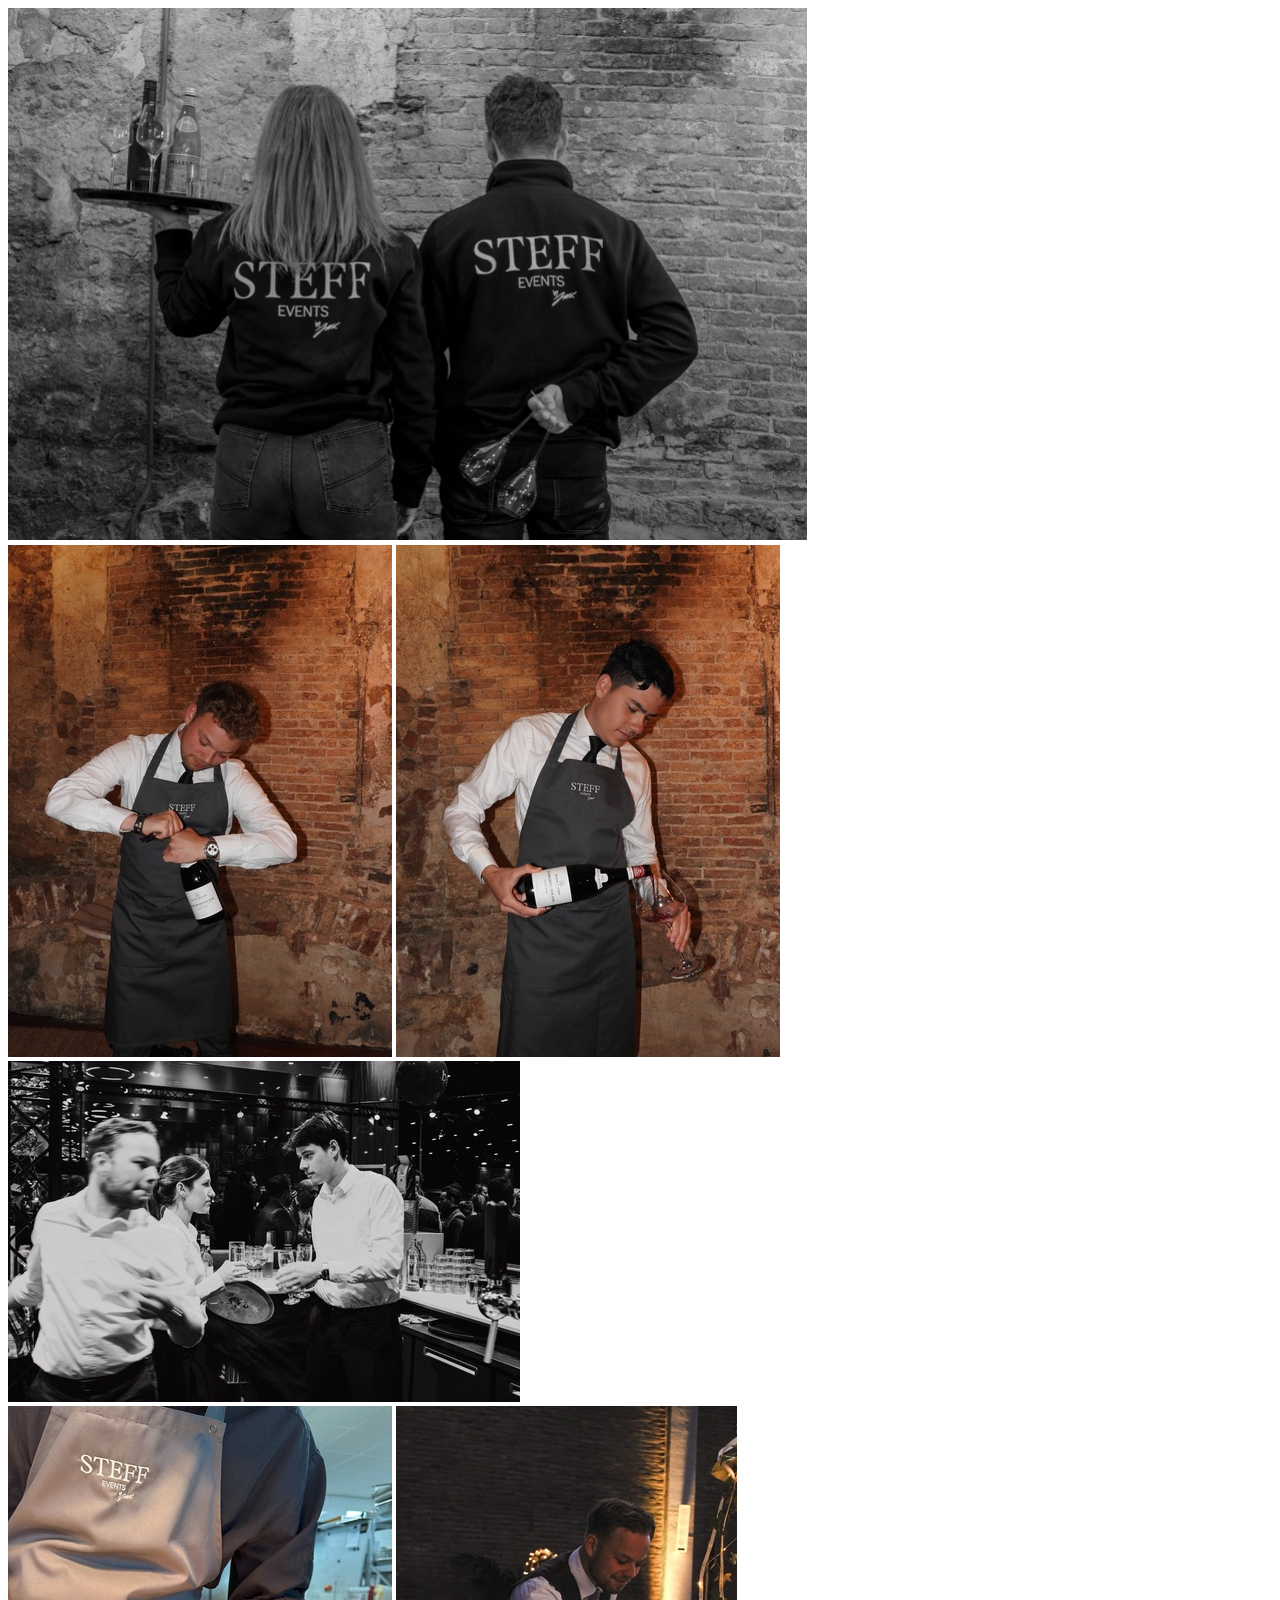
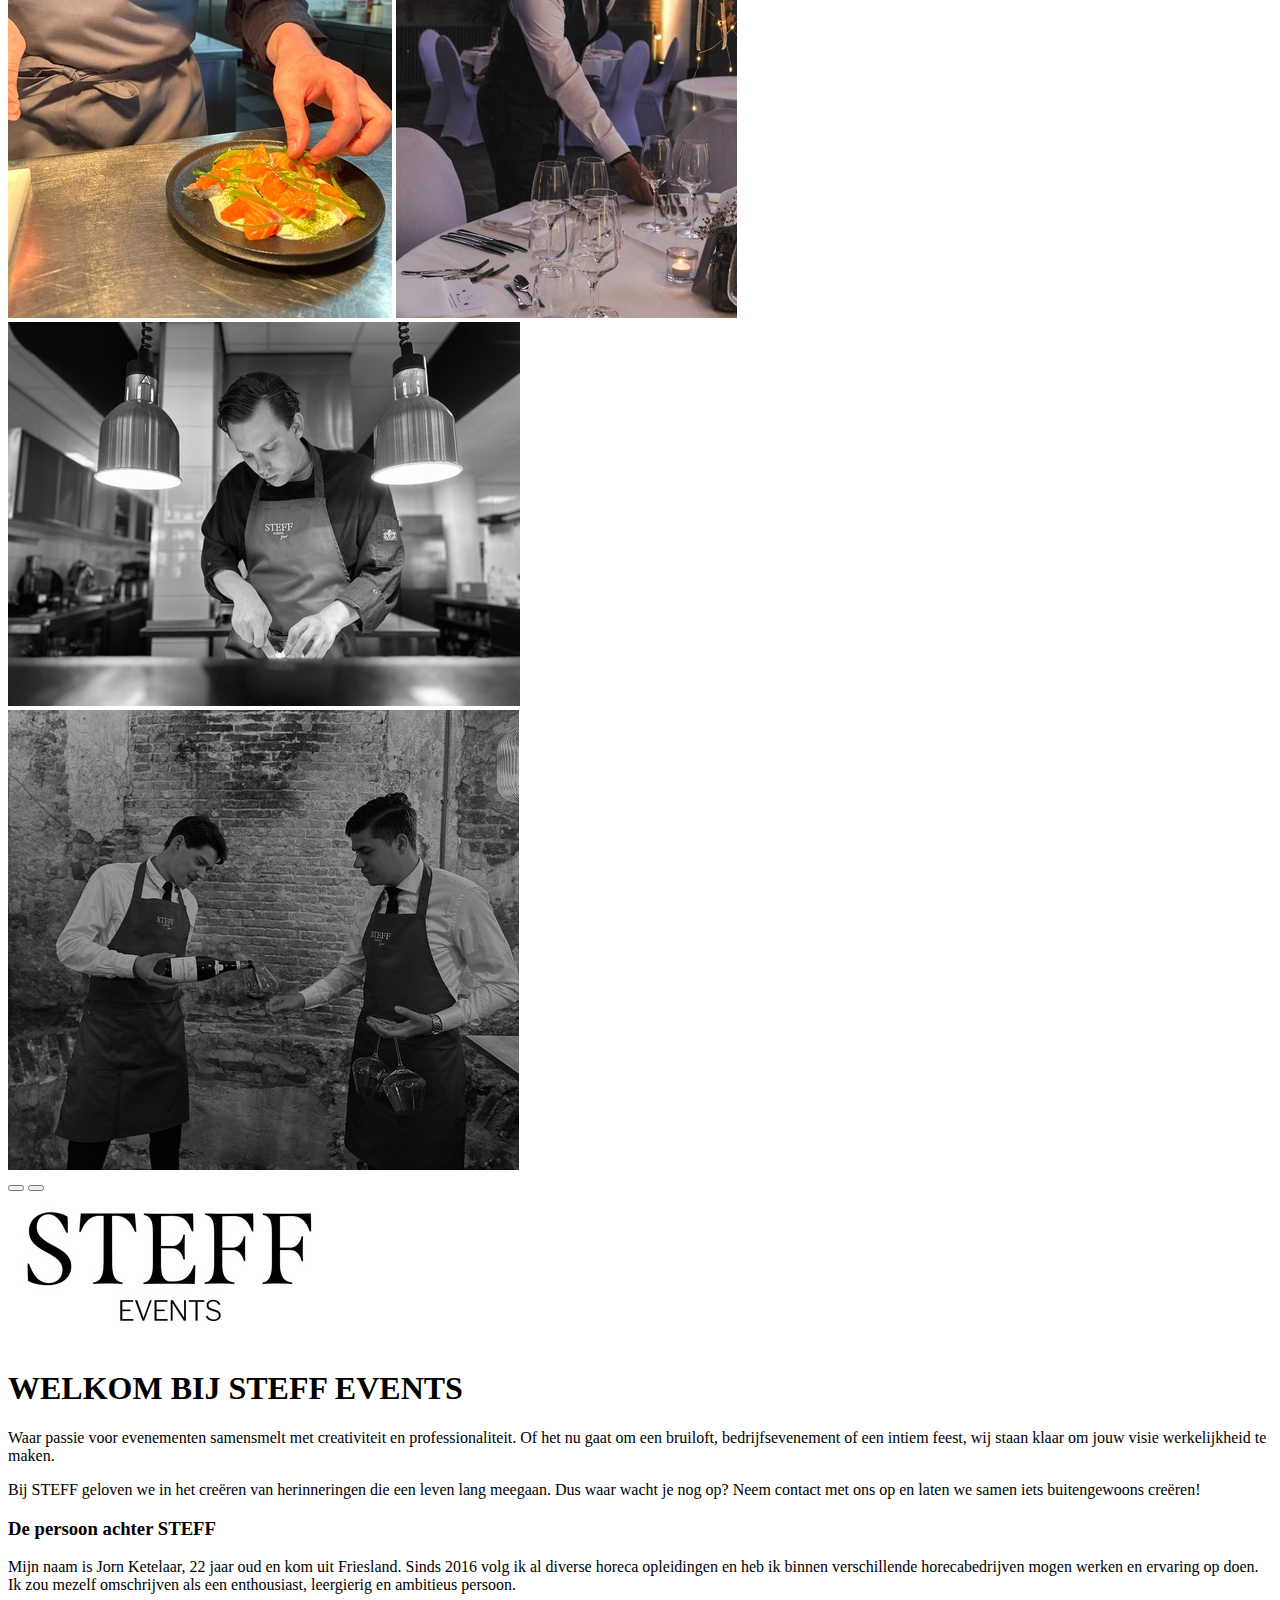
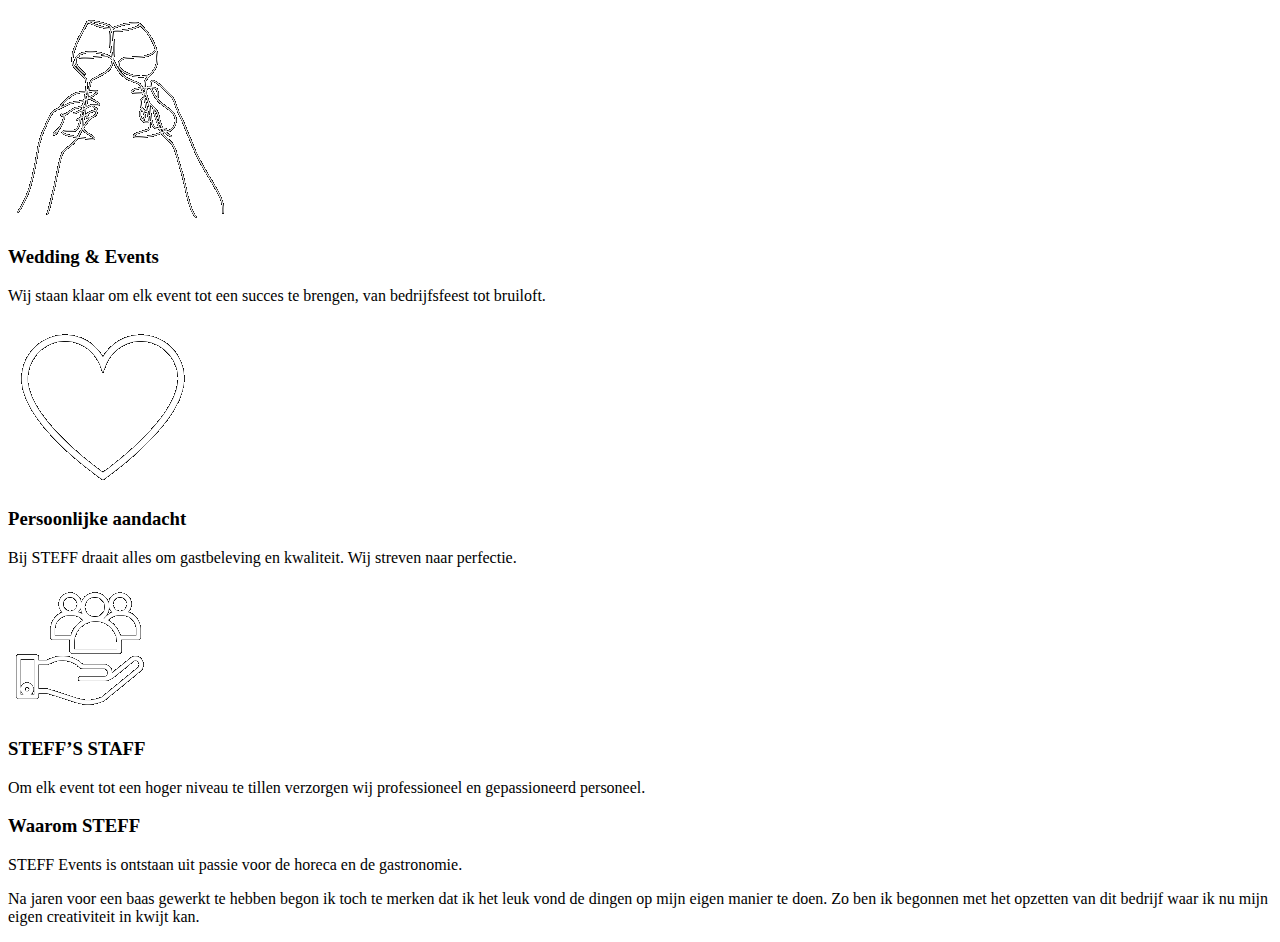
<file: home.html>
<!DOCTYPE html>
<html lang="en">

<body>

    <div class="d-grid">

        <div class="row my-3">
            <div id="homeCarousel" class="carousel slide col-12 col-md-6 pe-md-5 mb-4" data-bs-ride="carousel" data-bs-interval="4000" data-bs-pause="false">
                <div class="carousel-inner">
                    <div class="carousel-item active">
                        <img src="Home-1.png" class="d-block w-100" alt="Event image 1">
                    </div>
                    <div class="carousel-item">
                        <div class="d-flex justify-content-center align-items-center h-100">
                            <img src="Home-2A.jpg" class="img-fluid mx-2 w-50" alt="Event image 2a">
                            <img src="Home-2B.jpg" class="img-fluid mx-2 w-50" alt="Event image 2b">
                        </div>
                    </div>
                    <div class="carousel-item">
                        <img src="Home-3.jpg" class="d-block w-100" alt="Event image 3">
                    </div>
                    <div class="carousel-item">
                        <div class="d-flex justify-content-center align-items-center h-100">
                            <img src="Home-4A.jpg" class="img-fluid mx-4 w-50" alt="Event image 4a">
                            <img src="Home-4B.jpg" class="img-fluid mx-4 w-50" alt="Event image 4b">
                        </div>
                    </div>
                    <div class="carousel-item">
                        <img src="Home-5.jpg" class="d-block w-100" alt="Event image 5">
                    </div>
                    <div class="carousel-item">
                        <img src="Home-6.jpg" class="d-block w-100" alt="Event image 6">
                    </div>
                </div>
                <button class="carousel-control-prev" type="button" data-bs-target="#homeCarousel" data-bs-slide="prev">
                    <span class="carousel-control-prev-icon" aria-hidden="true"></span>
                </button>
                <button class="carousel-control-next" type="button" data-bs-target="#homeCarousel" data-bs-slide="next">
                    <span class="carousel-control-next-icon" aria-hidden="true"></span>
                </button>
            </div>

            <div class="col-12 col-md-6 ps-md-5 mb-4 d-flex justify-content-center align-items-center">
                <img src="STEFF_logo-zwart.jpg" alt="Steff-logo" class="img-fluid my-5 mx-5">
            </div>
        </div>

        <div class="row my-3">
            <div class="text-start col-12 col-md-6 pe-md-5 mb-4">
                <h1>WELKOM BIJ STEFF EVENTS</h1>
                <p>Waar passie voor evenementen samensmelt
                    met creativiteit en professionaliteit. Of het nu
                    gaat om een bruiloft, bedrijfsevenement of een
                    intiem feest, wij staan klaar om jouw visie
                    werkelijkheid te maken.</p>
                <p>

                    Bij STEFF geloven we in het creëren van
                    herinneringen die een leven lang meegaan.
                    Dus waar wacht je nog op? Neem contact met
                    ons op en laten we samen iets buitengewoons
                    creëren! </p>
            </div>

            <div class="col-12 col-md-6 ps-md-5 mb-4">
                <h3>De persoon achter STEFF</h3>
                <p>Mijn naam is Jorn Ketelaar, 22 jaar oud en kom uit Friesland. Sinds 2016 volg ik al diverse
                    horeca
                    opleidingen en heb ik binnen verschillende horecabedrijven mogen werken en ervaring op doen. Ik
                    zou
                    mezelf omschrijven als een enthousiast, leergierig en ambitieus persoon.</p>
            </div>

        </div>

        <div class="row my-3">

            <div class="col-12 col-md-6 pe-md-5 mb-4">
                <div class="mb-4 bg-black text-white p-3 rounded-5 row">
                    <div class="col-4">
                        <img src="Logo-1.png" alt="Wedding Icon" class="img-fluid w-100">
                    </div>
                    <div class="col-8">
                        <h3>Wedding & Events</h3>
                        <p>Wij staan klaar om elk event tot een succes te brengen, van bedrijfsfeest tot bruiloft.</p>
                    </div>

                </div>

                <div class="mb-4 bg-black text-white p-3 rounded-5 row">
                    <div class="col-4">
                        <img src="Logo-2.png" alt="Personal Attention Icon" class="img-fluid w-100">
                    </div>
                    <div class="col-8">
                        <h3>Persoonlijke aandacht</h3>
                        <p>Bij STEFF draait alles om
                            gastbeleving en kwaliteit. Wij
                            streven naar perfectie.</p>
                    </div>
                </div>

                <div class="mb-4 bg-black text-white p-3 rounded-5 row">
                     <div class="col-4">
                        <img src="Logo-3.png" alt="Steff Staff Icon" class="img-fluid w-100">
                    </div>
                    <div class="col-8">
                        <h3>STEFF’S STAFF</h3>
                        <p>Om elk event tot een hoger niveau te tillen verzorgen wij professioneel en gepassioneerd
                            personeel.</p>
                    </div>
                </div>
            </div>

            <div class="mb-4 col-12 col-md-6 ps-md-5 mb-4">
                <h3>Waarom STEFF</h3>
                <p>STEFF Events is ontstaan uit passie
                    voor de horeca en de gastronomie. </p>
                <p>
                    Na jaren voor een baas gewerkt te
                    hebben begon ik toch te merken dat
                    ik het leuk vond de dingen op mijn
                    eigen manier te doen. Zo ben ik
                    begonnen met het opzetten van dit
                    bedrijf waar ik nu mijn eigen
                    creativiteit in kwijt kan.
                </p>
            </div>
        </div>

    </div>











    </div>

</body>

</html>
</file>
